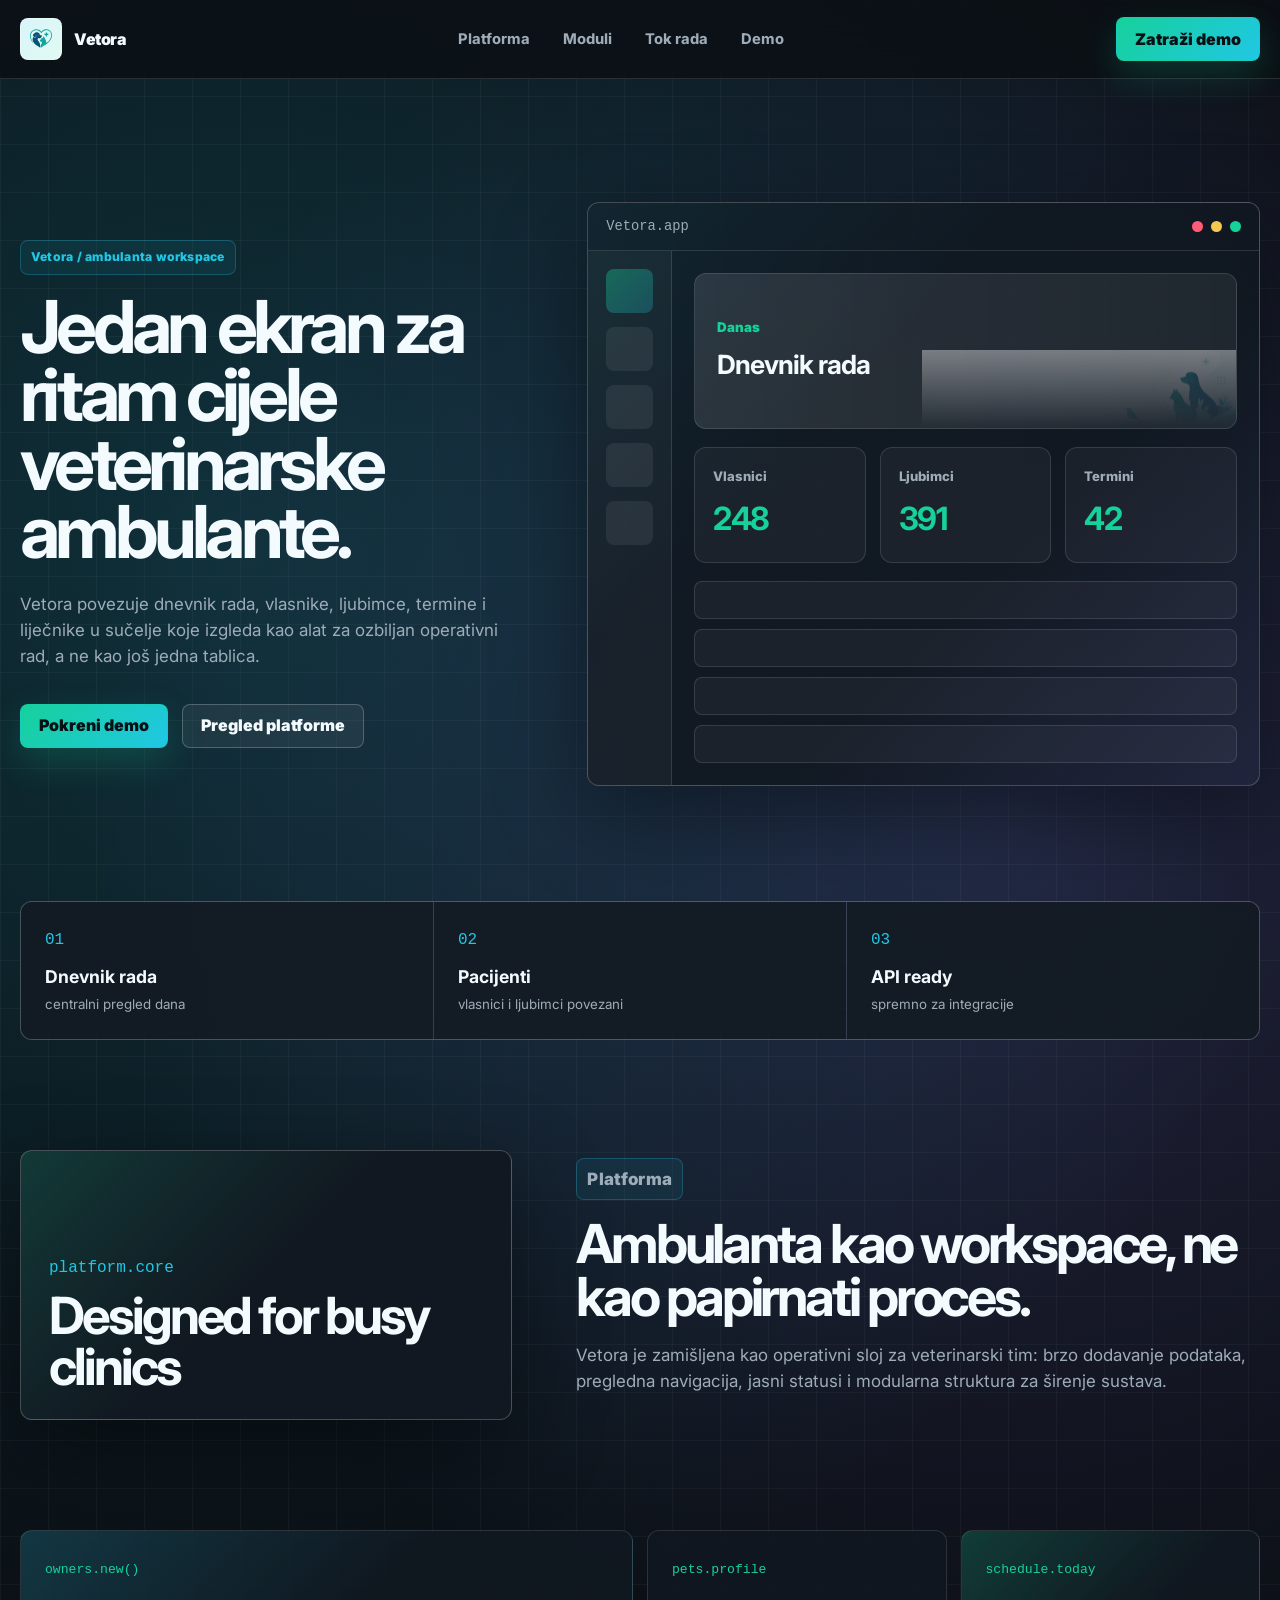
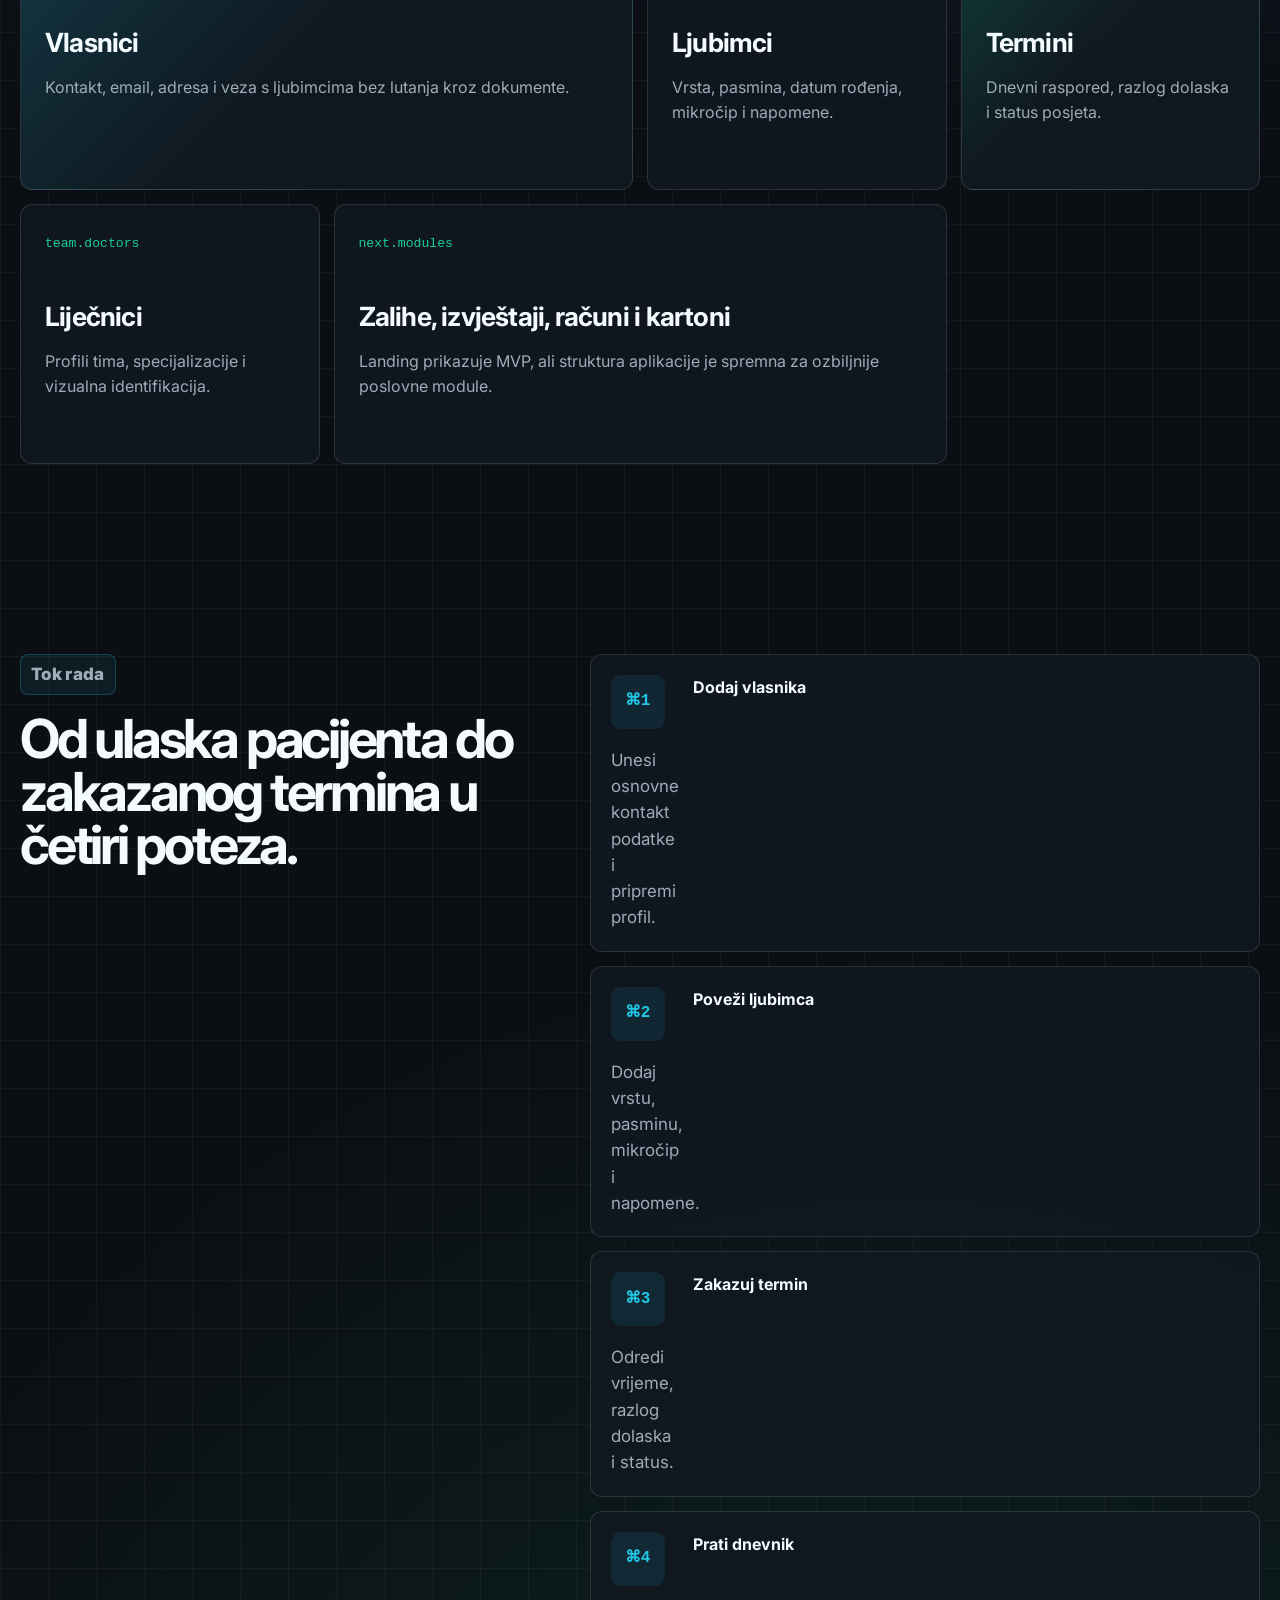
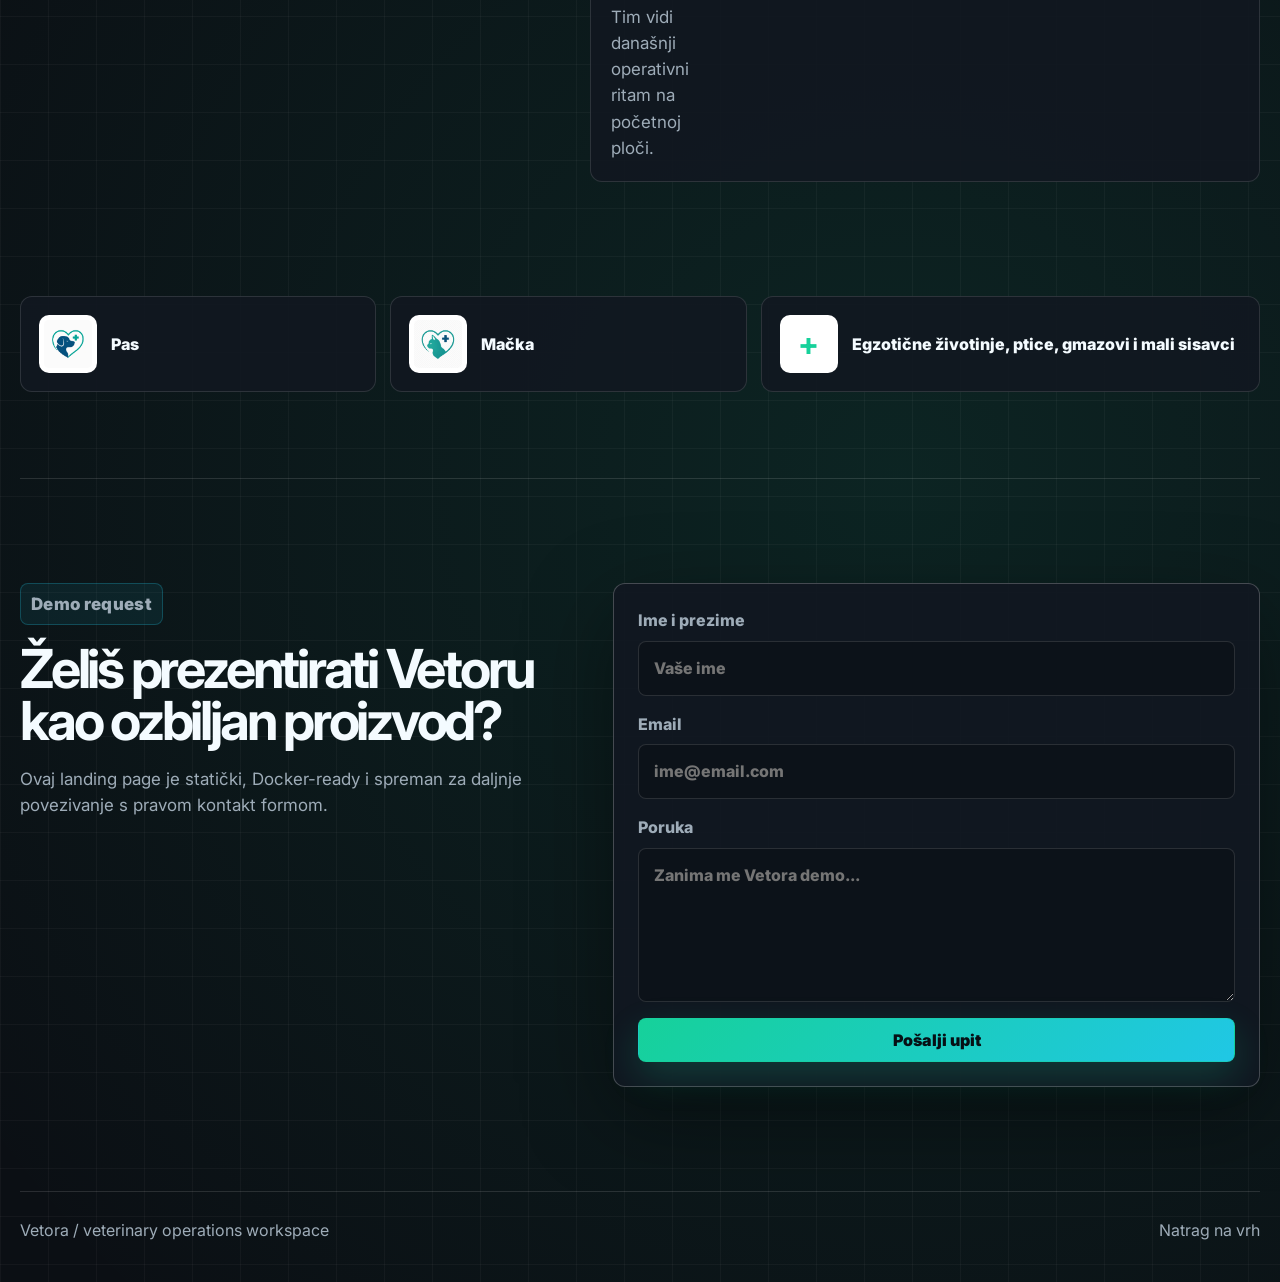
<file: landing page/site/index.html>
<!doctype html>
<html lang="hr">
<head>
  <meta charset="utf-8">
  <meta name="viewport" content="width=device-width, initial-scale=1">
  <title>Vetora | Operativni sustav za veterinarske ambulante</title>
  <meta name="description" content="Vetora je web aplikacija za organizaciju veterinarske ambulante: vlasnici, ljubimci, termini, liječnici, dnevnik rada i API.">
  <meta name="theme-color" content="#0b0f14">
  <link rel="icon" href="assets/favicon.ico" sizes="any">
  <link rel="preconnect" href="https://fonts.googleapis.com">
  <link rel="preconnect" href="https://fonts.gstatic.com" crossorigin>
  <link href="https://fonts.googleapis.com/css2?family=Inter:wght@400;500;600;700;800;900&display=swap" rel="stylesheet">
  <link rel="stylesheet" href="styles.css">
</head>
<body>
  <header class="site-header">
    <nav class="nav" aria-label="Glavna navigacija">
      <a class="brand" href="#home">
        <span class="brand-mark"><img src="assets/vetora-logo.svg" alt=""></span>
        <span>Vetora</span>
      </a>
      <div class="nav-links">
        <a href="#platforma">Platforma</a>
        <a href="#moduli">Moduli</a>
        <a href="#tok">Tok rada</a>
        <a href="#kontakt">Demo</a>
      </div>
      <a class="nav-action" href="#kontakt">Zatraži demo</a>
    </nav>
  </header>

  <main id="home">
    <section class="hero">
      <div class="hero-copy">
        <p class="eyebrow">Vetora / ambulanta workspace</p>
        <h1>Jedan ekran za ritam cijele veterinarske ambulante.</h1>
        <p>
          Vetora povezuje dnevnik rada, vlasnike, ljubimce, termine i liječnike u sučelje koje izgleda
          kao alat za ozbiljan operativni rad, a ne kao još jedna tablica.
        </p>
        <div class="hero-actions">
          <a class="button primary" href="#kontakt">Pokreni demo</a>
          <a class="button secondary" href="#platforma">Pregled platforme</a>
        </div>
      </div>

      <aside class="hero-console" aria-label="Vetora produkt prikaz">
        <div class="console-top">
          <span>Vetora.app</span>
          <div><i></i><i></i><i></i></div>
        </div>
        <div class="console-body">
          <nav class="console-sidebar">
            <span class="active"></span>
            <span></span>
            <span></span>
            <span></span>
            <span></span>
          </nav>
          <section class="console-main">
            <div class="console-hero">
              <div>
                <small>Danas</small>
                <strong>Dnevnik rada</strong>
              </div>
              <img src="assets/vetora-hero.png" alt="">
            </div>
            <div class="console-grid">
              <article><span>Vlasnici</span><strong>248</strong></article>
              <article><span>Ljubimci</span><strong>391</strong></article>
              <article><span>Termini</span><strong>42</strong></article>
            </div>
            <div class="console-table">
              <span></span>
              <span></span>
              <span></span>
              <span></span>
            </div>
          </section>
        </div>
      </aside>
    </section>

    <section class="signal-bar" aria-label="Ključne prednosti">
      <article><span>01</span><strong>Dnevnik rada</strong><small>centralni pregled dana</small></article>
      <article><span>02</span><strong>Pacijenti</strong><small>vlasnici i ljubimci povezani</small></article>
      <article><span>03</span><strong>API ready</strong><small>spremno za integracije</small></article>
    </section>

    <section class="section platform" id="platforma">
      <div class="section-code">
        <span>platform.core</span>
        <strong>Designed for busy clinics</strong>
      </div>
      <div>
        <p class="eyebrow">Platforma</p>
        <h2>Ambulanta kao workspace, ne kao papirnati proces.</h2>
        <p>
          Vetora je zamišljena kao operativni sloj za veterinarski tim: brzo dodavanje podataka,
          pregledna navigacija, jasni statusi i modularna struktura za širenje sustava.
        </p>
      </div>
    </section>

    <section class="module-board" id="moduli">
      <article class="module-card large">
        <span>owners.new()</span>
        <h3>Vlasnici</h3>
        <p>Kontakt, email, adresa i veza s ljubimcima bez lutanja kroz dokumente.</p>
      </article>
      <article class="module-card">
        <span>pets.profile</span>
        <h3>Ljubimci</h3>
        <p>Vrsta, pasmina, datum rođenja, mikročip i napomene.</p>
      </article>
      <article class="module-card accent">
        <span>schedule.today</span>
        <h3>Termini</h3>
        <p>Dnevni raspored, razlog dolaska i status posjeta.</p>
      </article>
      <article class="module-card">
        <span>team.doctors</span>
        <h3>Liječnici</h3>
        <p>Profili tima, specijalizacije i vizualna identifikacija.</p>
      </article>
      <article class="module-card wide">
        <span>next.modules</span>
        <h3>Zalihe, izvještaji, računi i kartoni</h3>
        <p>Landing prikazuje MVP, ali struktura aplikacije je spremna za ozbiljnije poslovne module.</p>
      </article>
    </section>

    <section class="workflow" id="tok">
      <div>
        <p class="eyebrow">Tok rada</p>
        <h2>Od ulaska pacijenta do zakazanog termina u četiri poteza.</h2>
      </div>
      <div class="steps">
        <article><span>⌘1</span><strong>Dodaj vlasnika</strong><p>Unesi osnovne kontakt podatke i pripremi profil.</p></article>
        <article><span>⌘2</span><strong>Poveži ljubimca</strong><p>Dodaj vrstu, pasminu, mikročip i napomene.</p></article>
        <article><span>⌘3</span><strong>Zakazuj termin</strong><p>Odredi vrijeme, razlog dolaska i status.</p></article>
        <article><span>⌘4</span><strong>Prati dnevnik</strong><p>Tim vidi današnji operativni ritam na početnoj ploči.</p></article>
      </div>
    </section>

    <section class="animal-strip">
      <div><img src="assets/pet-dog.png" alt=""><span>Pas</span></div>
      <div><img src="assets/pet-cat.png" alt=""><span>Mačka</span></div>
      <div><strong>+</strong><span>Egzotične životinje, ptice, gmazovi i mali sisavci</span></div>
    </section>

    <section class="contact" id="kontakt">
      <div class="contact-copy">
        <p class="eyebrow">Demo request</p>
        <h2>Želiš prezentirati Vetoru kao ozbiljan proizvod?</h2>
        <p>Ovaj landing page je statički, Docker-ready i spreman za daljnje povezivanje s pravom kontakt formom.</p>
      </div>
      <form class="contact-form">
        <label>Ime i prezime<input type="text" placeholder="Vaše ime"></label>
        <label>Email<input type="email" placeholder="ime@email.com"></label>
        <label>Poruka<textarea rows="5" placeholder="Zanima me Vetora demo..."></textarea></label>
        <button type="button">Pošalji upit</button>
      </form>
    </section>
  </main>

  <footer class="footer">
    <span>Vetora / veterinary operations workspace</span>
    <a href="#home">Natrag na vrh</a>
  </footer>
</body>
</html>
</file>
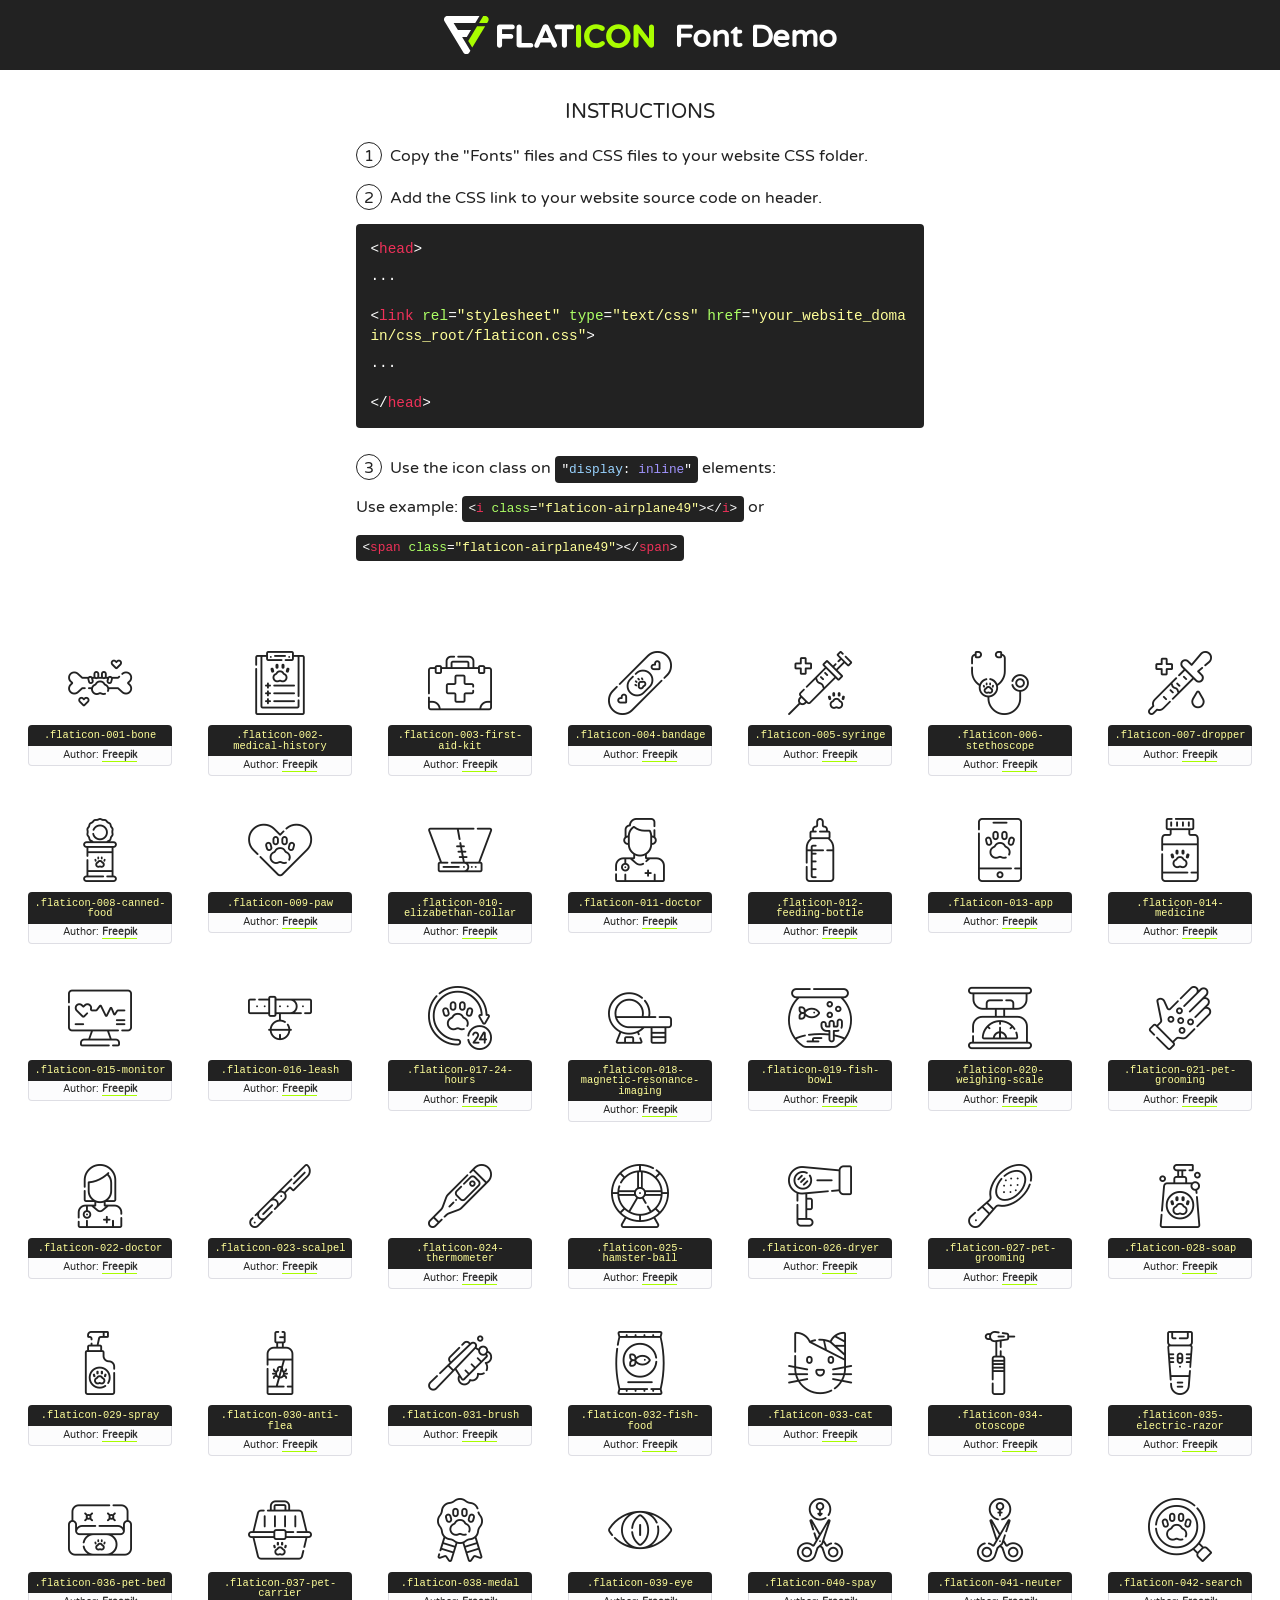
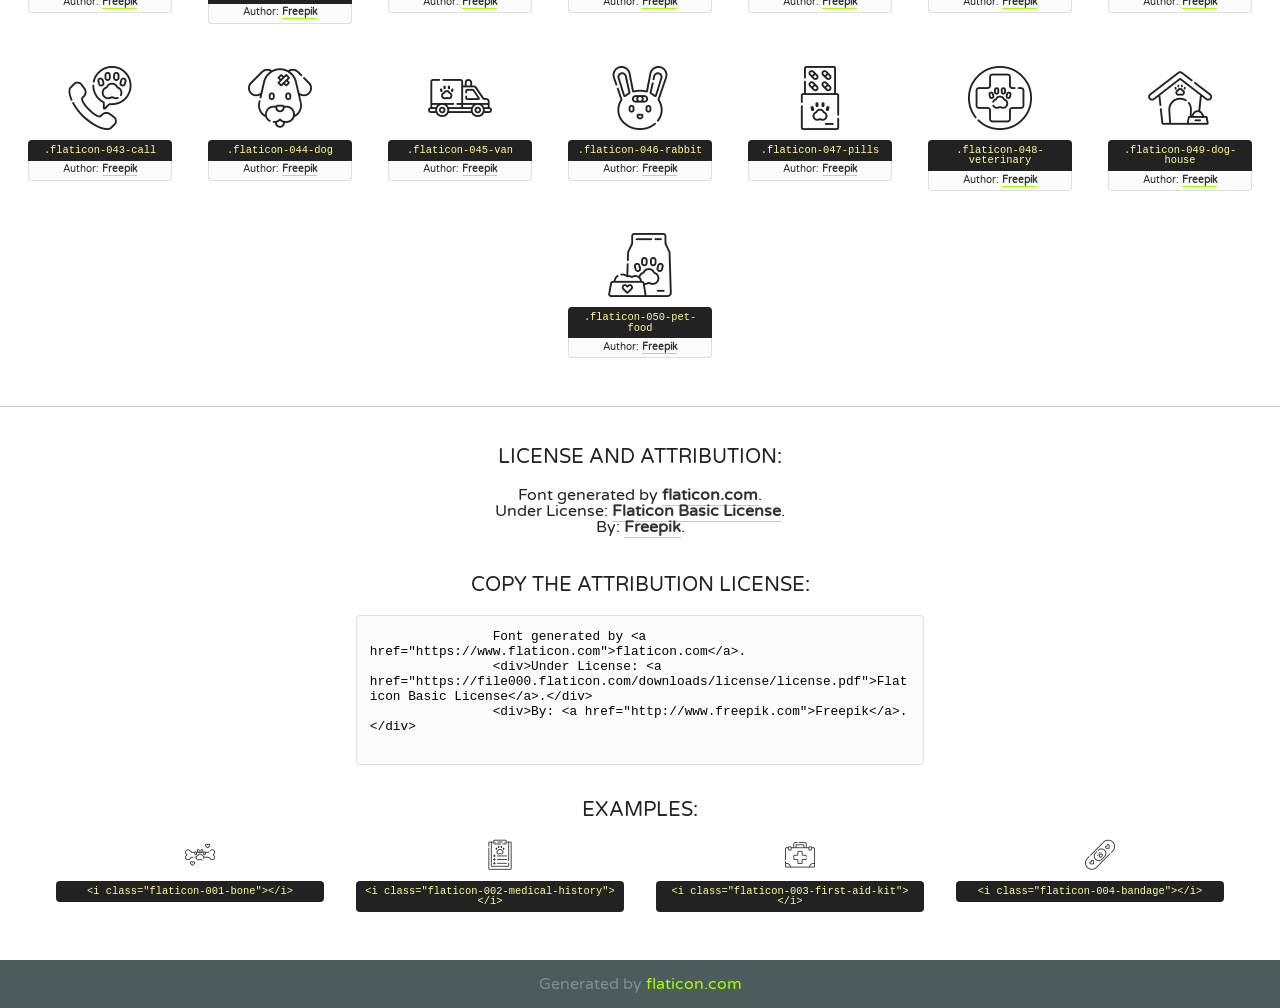
<file: APP/resources/3736676-veterinary/font/flaticon.html>
<!DOCTYPE html>
<!--
  Flaticon icon font: Flaticon
  Creation date: 10/11/2020 13:27
-->
<html>
    <!DOCTYPE html>

    <head>
        <title>Flaticon WebFont</title>
        <link href="http://fonts.googleapis.com/css?family=Varela+Round" rel="stylesheet" type="text/css" />
        <link rel="stylesheet" type="text/css" href="flaticon.css">
        <meta charset="UTF-8">
        <style>
            html, body, div, span, applet, object, iframe,
            h1, h2, h3, h4, h5, h6, p, blockquote, pre,
            a, abbr, acronym, address, big, cite, code,
            del, dfn, em, img, ins, kbd, q, s, samp,
            small, strike, strong, sub, sup, tt, var,
            b, u, i, center,
            dl, dt, dd, ol, ul, li,
            fieldset, form, label, legend,
            table, caption, tbody, tfoot, thead, tr, th, td,
            article, aside, canvas, details, embed,
            figure, figcaption, footer, header, hgroup,
            menu, nav, output, ruby, section, summary,
            time, mark, audio, video {
                margin: 0;
                padding: 0;
                border: 0;
                font-size: 100%;
                font: inherit;
                vertical-align: baseline;
            }
            /* HTML5 display-role reset for older browsers */
            article, aside, details, figcaption, figure,
            footer, header, hgroup, menu, nav, section {
                display: block;
            }
            body {
                line-height: 1;
            }
            ol, ul {
                list-style: none;
            }
            blockquote, q {
                quotes: none;
            }
            blockquote:before, blockquote:after,
            q:before, q:after {
                content: '';
                content: none;
            }
            table {
                border-collapse: collapse;
                border-spacing: 0;
            }
            body {
                font-family: 'Varela Round', Helvetica, Arial, sans-serif;
                font-size: 16px;
                color: #222;
            }
            a {
                color: #333;
                border-bottom: 1px solid #a9fd00;
                font-weight: bold;
                text-decoration: none;
            }
            * {
                -moz-box-sizing: border-box;
                -webkit-box-sizing: border-box;
                box-sizing: border-box;
                margin: 0;
                padding: 0;
            }
            [class^="flaticon-"]:before, [class*=" flaticon-"]:before, [class^="flaticon-"]:after, [class*=" flaticon-"]:after {
                font-family: Flaticon;
                font-size: 30px;
                font-style: normal;
                margin-left: 20px;
                color: #333;
            }
            .wrapper {
                max-width: 600px;
                margin: auto;
                padding: 0 1em;
            }
            .title {
                font-size: 1.25em;
                text-align: center;
                margin-bottom: 1em;
                text-transform: uppercase;
            }
            header {
                text-align: center;
                background-color: #222;
                color: #fff;
                padding: 1em;
            }
            header .logo {
                width: 210px;
                height: 38px;
                display: inline-block;
                vertical-align: middle;
                margin-right: 1em;
                border: none;
            }
            header strong {
                font-size: 1.95em;
                font-weight: bold;
                vertical-align: middle;
                margin-top: 5px;
                display: inline-block;
            }
            .demo {
                margin: 2em auto;
                line-height: 1.25em;
            }
            .demo ul li {
                margin-bottom: 1em;
            }
            .demo ul li .num {
                color: #222;
                border-radius: 20px;
                display: inline-block;
                width: 26px;
                padding: 3px;
                height: 26px;
                text-align: center;
                margin-right: 0.5em;
                border: 1px solid #222;
            }
            .demo ul li code {
                background-color: #222;
                border-radius: 4px;
                padding: 0.25em 0.5em;
                display: inline-block;
                color: #fff;
                font-family: Consolas,Monaco,Lucida Console,Liberation Mono,DejaVu Sans Mono,Bitstream Vera Sans Mono,Courier New, monospace;
                font-weight: lighter;
                margin-top: 1em;
                font-size: 0.8em;
                word-break: break-all;
            }
            .demo ul li code.big {
                padding: 1em;
                font-size: 0.9em;
            }
            .demo ul li code .red {
                color: #EF3159;
            }
            .demo ul li code .green {
                color: #ACFF65;
            }
            .demo ul li code .yellow {
                color: #FFFF99;
            }
            .demo ul li code .blue {
                color: #99D3FF;
            }
            .demo ul li code .purple {
                color: #A295FF;
            }
            .demo ul li code .dots {
                margin-top: 0.5em;
                display: block;
            }
            #glyphs {
                border-bottom: 1px solid #ccc;
                padding: 2em 0;
                text-align: center;
            }
            .glyph {
                display: inline-block;
                width: 9em;
                margin: 1em;
                text-align: center;
                vertical-align: top;
                background: #FFF;
            }
            .glyph .glyph-icon {
                padding: 10px;
                display: block;
                font-family:"Flaticon";
                font-size: 64px;
                line-height: 1;
            }
            .glyph .glyph-icon:before {
                font-size: 64px;
                color: #222;
                margin-left: 0;
            }
            .class-name {
                font-size: 0.65em;
                background-color: #222;
                color: #fff;
                border-radius: 4px 4px 0 0;
                padding: 0.5em;
                color: #FFFF99;
                font-family: Consolas,Monaco,Lucida Console,Liberation Mono,DejaVu Sans Mono,Bitstream Vera Sans Mono,Courier New, monospace;
            }
            .author-name {
                font-size: 0.6em;
                background-color: #fcfcfd;
                border: 1px solid #DEDEE4;
                border-top: 0;
                border-radius: 0 0 4px 4px;
                padding: 0.5em;
            }
            .class-name:last-child {
                font-size: 10px;
                color:#888;
            }
            .class-name:last-child a {
                font-size: 10px;
                color:#555;
            }
            .class-name:last-child a:hover {
                color:#a9fd00;
            }
            .glyph > input {
                display: block;
                width: 100px;
                margin: 5px auto;
                text-align: center;
                font-size: 12px;
                cursor: text;
            }
            .glyph > input.icon-input {
                font-family:"Flaticon";
                font-size: 16px;
                margin-bottom: 10px;
            }
            .attribution .title {
                margin-top: 2em;
            }
            .attribution textarea {
                background-color: #fcfcfd;
                padding: 1em;
                border: none;
                box-shadow: none;
                border: 1px solid #DEDEE4;
                border-radius: 4px;
                resize: none;
                width: 100%;
                height: 150px;
                font-size: 0.8em;
                font-family: Consolas,Monaco,Lucida Console,Liberation Mono,DejaVu Sans Mono,Bitstream Vera Sans Mono,Courier New, monospace;
                -webkit-appearance: none;
            }
            .iconsuse {
                margin: 2em auto;
                text-align: center;
                max-width: 1200px;
            }
            .iconsuse:after {
                content: '';
                display: table;
                clear: both;
            }
            .iconsuse .image {
                float: left;
                width: 25%;
                padding: 0 1em;
            }
            .iconsuse .image p {
                margin-bottom: 1em;
            }
            .iconsuse .image span {
                display: block;
                font-size: 0.65em;
                background-color: #222;
                color: #fff;
                border-radius: 4px;
                padding: 0.5em;
                color: #FFFF99;
                margin-top: 1em;
                font-family: Consolas,Monaco,Lucida Console,Liberation Mono,DejaVu Sans Mono,Bitstream Vera Sans Mono,Courier New, monospace;
            }
            #footer {
                text-align: center;
                background-color: #4C5B5C;
                color: #7c9192;
                padding: 1em;
            }
            #footer a {
                border: none;
                color: #a9fd00;
                font-weight: normal;
            }
            @media (max-width: 960px) {
                .iconsuse .image {
                    width: 50%;
                }
            }
            @media (max-width: 560px) {
                .iconsuse .image {
                    width: 100%;
                }
            }
            .attrDiv {

            }
        </style>
        <link rel="stylesheet" href="flaticon.css">
    </head>

    <body class="characters-off">
        <header>
            <a href="https://www.flaticon.com" target="_blank" class="logo">
                <svg version="1.1" xmlns="http://www.w3.org/2000/svg" xmlns:xlink="http://www.w3.org/1999/xlink" xmlns:a="http://ns.adobe.com/AdobeSVGViewerExtensions/3.0/" viewBox="0 0 560.875 102.036" enable-background="new 0 0 560.875 102.036" xml:space="preserve">
                        <defs>
                        </defs>
                        <g>
                            <g class="letters">
                                <path fill="#ffffff" d="M141.596,29.675c0-3.777,2.985-6.767,6.764-6.767h34.438c3.426,0,6.15,2.728,6.15,6.15
                                c0,3.43-2.724,6.149-6.15,6.149h-27.674v13.091h23.719c3.429,0,6.151,2.724,6.151,6.15c0,3.43-2.723,6.149-6.151,6.149h-23.719
                                v17.574c0,3.773-2.986,6.761-6.764,6.761c-3.779,0-6.764-2.989-6.764-6.761V29.675z"></path>
                                <path fill="#ffffff" d="M193.844,29.149c0-3.781,2.985-6.767,6.764-6.767c3.776,0,6.763,2.985,6.763,6.767v42.957h25.039
                                c3.426,0,6.149,2.726,6.149,6.153c0,3.425-2.723,6.15-6.149,6.15h-31.802c-3.779,0-6.764-2.986-6.764-6.768V29.149z"></path>
                                <path fill="#ffffff" d="M241.891,75.71l21.438-48.407c1.492-3.341,4.215-5.357,7.906-5.357h0.792
                                c3.686,0,6.323,2.017,7.815,5.357l21.439,48.407c0.436,0.967,0.701,1.845,0.701,2.723c0,3.602-2.809,6.501-6.414,6.501
                                c-3.161,0-5.269-1.845-6.499-4.655l-4.132-9.661h-27.059l-4.301,10.102c-1.144,2.631-3.426,4.214-6.237,4.214
                                c-3.517,0-6.24-2.81-6.24-6.325C241.1,77.64,241.451,76.677,241.891,75.71z M279.932,58.666l-8.521-20.297l-8.526,20.297H279.932
                                z"></path>
                                <path fill="#ffffff" d="M314.864,35.387H301.86c-3.429,0-6.239-2.813-6.239-6.238c0-3.429,2.811-6.24,6.239-6.24h39.533
                                c3.426,0,6.237,2.811,6.237,6.24c0,3.425-2.811,6.238-6.237,6.238h-13.001v42.785c0,3.773-2.99,6.761-6.764,6.761
                                c-3.779,0-6.764-2.989-6.764-6.761V35.387z"></path>
                                <path fill="#A9FD00" d="M352.615,29.149c0-3.781,2.985-6.767,6.767-6.767c3.774,0,6.761,2.985,6.761,6.767v49.024
                                c0,3.773-2.987,6.761-6.761,6.761c-3.781,0-6.767-2.989-6.767-6.761V29.149z"></path>
                                <path fill="#A9FD00" d="M374.132,53.836v-0.179c0-17.481,13.178-31.801,32.065-31.801c9.22,0,15.459,2.458,20.557,6.238
                                c1.402,1.054,2.637,2.985,2.637,5.357c0,3.692-2.985,6.59-6.681,6.59c-1.845,0-3.071-0.702-4.044-1.319
                                c-3.776-2.813-7.729-4.393-12.562-4.393c-10.364,0-17.831,8.611-17.831,19.154v0.173c0,10.542,7.291,19.329,17.831,19.329
                                c5.715,0,9.492-1.756,13.359-4.834c1.049-0.874,2.458-1.491,4.039-1.491c3.429,0,6.325,2.813,6.325,6.236
                                c0,2.106-1.056,3.78-2.282,4.834c-5.539,4.834-12.036,7.733-21.878,7.733C387.572,85.464,374.132,71.493,374.132,53.836z"></path>
                                <path fill="#A9FD00" d="M433.009,53.836v-0.179c0-17.481,13.79-31.801,32.766-31.801c18.981,0,32.592,14.143,32.592,31.628v0.173
                                c0,17.483-13.785,31.807-32.769,31.807C446.625,85.464,433.009,71.32,433.009,53.836z M484.224,53.836v-0.179
                                c0-10.539-7.725-19.326-18.626-19.326c-10.893,0-18.449,8.611-18.449,19.154v0.173c0,10.542,7.73,19.329,18.626,19.329
                                C476.676,72.986,484.224,64.378,484.224,53.836z"></path>
                                <path fill="#A9FD00" d="M506.233,29.321c0-3.774,2.99-6.763,6.767-6.763h1.401c3.252,0,5.183,1.583,7.029,3.953l26.093,34.265
                                V29.059c0-3.692,2.99-6.677,6.681-6.677c3.683,0,6.671,2.985,6.671,6.677v48.934c0,3.78-2.987,6.765-6.764,6.765h-0.436
                                c-3.257,0-5.188-1.581-7.034-3.953l-27.056-35.492v32.944c0,3.687-2.985,6.676-6.678,6.676c-3.683,0-6.673-2.989-6.673-6.676
                                V29.321z"></path>
                            </g>
                            <g class="insignia">
                                <path fill="#ffffff" d="M48.372,56.137h12.517l11.156-18.537H37.186L25.688,18.539h57.825L94.668,0H9.271
                                C5.925,0,2.842,1.801,1.198,4.716c-1.644,2.907-1.593,6.482,0.134,9.343l50.38,83.501c1.678,2.781,4.689,4.476,7.938,4.476
                                c3.246,0,6.257-1.695,7.935-4.476l2.898-4.804L48.372,56.137z"></path>
                                <g class="i">
                                    <path fill="#A9FD00" d="M93.575,18.539h0.031v0.004l21.652,0.004l2.705-4.488c1.727-2.861,1.778-6.436,0.133-9.343
                                    C116.454,1.801,113.371,0,110.026,0h-5.294L93.575,18.539z"></path>
                                    <polygon fill="#A9FD00" points="88.291,27.356 64.725,66.486 75.519,84.404 109.942,27.356"></polygon>
                                </g>
                            </g>
                        </g>
                    </svg>
            </a>
            <strong>Font Demo</strong>
        </header>

        <section class="demo wrapper">
            <p class="title">Instructions</p>
            <ul>
                <li>
                    <span class="num">1</span>Copy the "Fonts" files and CSS files to your website CSS folder.
                </li>
                <li>
                    <span class="num">2</span>Add the CSS link to your website source code on header.
                    <code class="big">
                        &lt;<span class="red">head</span>&gt;
                        <br/><span class="dots">...</span>
                        <br/>&lt;<span class="red">link</span> <span class="green">rel</span>=<span class="yellow">"stylesheet"</span> <span class="green">type</span>=<span class="yellow">"text/css"</span> <span class="green">href</span>=<span class="yellow">"your_website_domain/css_root/flaticon.css"</span>&gt;
                        <br/><span class="dots">...</span>
                        <br/>&lt;/<span class="red">head</span>&gt;
                    </code>
                </li>

                <li>
                    <p>
                        <span class="num">3</span>Use the icon class on <code>"<span class="blue">display</span>:<span class="purple"> inline</span>"</code> elements:
                        <br />
                        Use example:
                        <code>
                            &lt;<span class="red">i</span> <span class="green">class</span>=<span class="yellow">&quot;flaticon-airplane49&quot;</span>&gt;&lt;/<span class="red">i</span>&gt;
                        </code> or
                        <code>&lt;<span class="red">span</span> <span class="green">class</span>=<span class="yellow">&quot;flaticon-airplane49&quot;</span>&gt;&lt;/<span class="red">span</span>&gt;</code>
                    </p>
                </li>
            </ul>
        </section>

        <section id="glyphs">
            
            <div class="glyph"><div class="glyph-icon flaticon-001-bone"></div>
                <div class="class-name">.flaticon-001-bone</div>
                <div class="author-name">Author: <a href="http://www.freepik.com" title="Freepik">Freepik</a> </div>
            </div>
            
            <div class="glyph"><div class="glyph-icon flaticon-002-medical-history"></div>
                <div class="class-name">.flaticon-002-medical-history</div>
                <div class="author-name">Author: <a href="http://www.freepik.com" title="Freepik">Freepik</a> </div>
            </div>
            
            <div class="glyph"><div class="glyph-icon flaticon-003-first-aid-kit"></div>
                <div class="class-name">.flaticon-003-first-aid-kit</div>
                <div class="author-name">Author: <a href="http://www.freepik.com" title="Freepik">Freepik</a> </div>
            </div>
            
            <div class="glyph"><div class="glyph-icon flaticon-004-bandage"></div>
                <div class="class-name">.flaticon-004-bandage</div>
                <div class="author-name">Author: <a href="http://www.freepik.com" title="Freepik">Freepik</a> </div>
            </div>
            
            <div class="glyph"><div class="glyph-icon flaticon-005-syringe"></div>
                <div class="class-name">.flaticon-005-syringe</div>
                <div class="author-name">Author: <a href="http://www.freepik.com" title="Freepik">Freepik</a> </div>
            </div>
            
            <div class="glyph"><div class="glyph-icon flaticon-006-stethoscope"></div>
                <div class="class-name">.flaticon-006-stethoscope</div>
                <div class="author-name">Author: <a href="http://www.freepik.com" title="Freepik">Freepik</a> </div>
            </div>
            
            <div class="glyph"><div class="glyph-icon flaticon-007-dropper"></div>
                <div class="class-name">.flaticon-007-dropper</div>
                <div class="author-name">Author: <a href="http://www.freepik.com" title="Freepik">Freepik</a> </div>
            </div>
            
            <div class="glyph"><div class="glyph-icon flaticon-008-canned-food"></div>
                <div class="class-name">.flaticon-008-canned-food</div>
                <div class="author-name">Author: <a href="http://www.freepik.com" title="Freepik">Freepik</a> </div>
            </div>
            
            <div class="glyph"><div class="glyph-icon flaticon-009-paw"></div>
                <div class="class-name">.flaticon-009-paw</div>
                <div class="author-name">Author: <a href="http://www.freepik.com" title="Freepik">Freepik</a> </div>
            </div>
            
            <div class="glyph"><div class="glyph-icon flaticon-010-elizabethan-collar"></div>
                <div class="class-name">.flaticon-010-elizabethan-collar</div>
                <div class="author-name">Author: <a href="http://www.freepik.com" title="Freepik">Freepik</a> </div>
            </div>
            
            <div class="glyph"><div class="glyph-icon flaticon-011-doctor"></div>
                <div class="class-name">.flaticon-011-doctor</div>
                <div class="author-name">Author: <a href="http://www.freepik.com" title="Freepik">Freepik</a> </div>
            </div>
            
            <div class="glyph"><div class="glyph-icon flaticon-012-feeding-bottle"></div>
                <div class="class-name">.flaticon-012-feeding-bottle</div>
                <div class="author-name">Author: <a href="http://www.freepik.com" title="Freepik">Freepik</a> </div>
            </div>
            
            <div class="glyph"><div class="glyph-icon flaticon-013-app"></div>
                <div class="class-name">.flaticon-013-app</div>
                <div class="author-name">Author: <a href="http://www.freepik.com" title="Freepik">Freepik</a> </div>
            </div>
            
            <div class="glyph"><div class="glyph-icon flaticon-014-medicine"></div>
                <div class="class-name">.flaticon-014-medicine</div>
                <div class="author-name">Author: <a href="http://www.freepik.com" title="Freepik">Freepik</a> </div>
            </div>
            
            <div class="glyph"><div class="glyph-icon flaticon-015-monitor"></div>
                <div class="class-name">.flaticon-015-monitor</div>
                <div class="author-name">Author: <a href="http://www.freepik.com" title="Freepik">Freepik</a> </div>
            </div>
            
            <div class="glyph"><div class="glyph-icon flaticon-016-leash"></div>
                <div class="class-name">.flaticon-016-leash</div>
                <div class="author-name">Author: <a href="http://www.freepik.com" title="Freepik">Freepik</a> </div>
            </div>
            
            <div class="glyph"><div class="glyph-icon flaticon-017-24-hours"></div>
                <div class="class-name">.flaticon-017-24-hours</div>
                <div class="author-name">Author: <a href="http://www.freepik.com" title="Freepik">Freepik</a> </div>
            </div>
            
            <div class="glyph"><div class="glyph-icon flaticon-018-magnetic-resonance-imaging"></div>
                <div class="class-name">.flaticon-018-magnetic-resonance-imaging</div>
                <div class="author-name">Author: <a href="http://www.freepik.com" title="Freepik">Freepik</a> </div>
            </div>
            
            <div class="glyph"><div class="glyph-icon flaticon-019-fish-bowl"></div>
                <div class="class-name">.flaticon-019-fish-bowl</div>
                <div class="author-name">Author: <a href="http://www.freepik.com" title="Freepik">Freepik</a> </div>
            </div>
            
            <div class="glyph"><div class="glyph-icon flaticon-020-weighing-scale"></div>
                <div class="class-name">.flaticon-020-weighing-scale</div>
                <div class="author-name">Author: <a href="http://www.freepik.com" title="Freepik">Freepik</a> </div>
            </div>
            
            <div class="glyph"><div class="glyph-icon flaticon-021-pet-grooming"></div>
                <div class="class-name">.flaticon-021-pet-grooming</div>
                <div class="author-name">Author: <a href="http://www.freepik.com" title="Freepik">Freepik</a> </div>
            </div>
            
            <div class="glyph"><div class="glyph-icon flaticon-022-doctor"></div>
                <div class="class-name">.flaticon-022-doctor</div>
                <div class="author-name">Author: <a href="http://www.freepik.com" title="Freepik">Freepik</a> </div>
            </div>
            
            <div class="glyph"><div class="glyph-icon flaticon-023-scalpel"></div>
                <div class="class-name">.flaticon-023-scalpel</div>
                <div class="author-name">Author: <a href="http://www.freepik.com" title="Freepik">Freepik</a> </div>
            </div>
            
            <div class="glyph"><div class="glyph-icon flaticon-024-thermometer"></div>
                <div class="class-name">.flaticon-024-thermometer</div>
                <div class="author-name">Author: <a href="http://www.freepik.com" title="Freepik">Freepik</a> </div>
            </div>
            
            <div class="glyph"><div class="glyph-icon flaticon-025-hamster-ball"></div>
                <div class="class-name">.flaticon-025-hamster-ball</div>
                <div class="author-name">Author: <a href="http://www.freepik.com" title="Freepik">Freepik</a> </div>
            </div>
            
            <div class="glyph"><div class="glyph-icon flaticon-026-dryer"></div>
                <div class="class-name">.flaticon-026-dryer</div>
                <div class="author-name">Author: <a href="http://www.freepik.com" title="Freepik">Freepik</a> </div>
            </div>
            
            <div class="glyph"><div class="glyph-icon flaticon-027-pet-grooming"></div>
                <div class="class-name">.flaticon-027-pet-grooming</div>
                <div class="author-name">Author: <a href="http://www.freepik.com" title="Freepik">Freepik</a> </div>
            </div>
            
            <div class="glyph"><div class="glyph-icon flaticon-028-soap"></div>
                <div class="class-name">.flaticon-028-soap</div>
                <div class="author-name">Author: <a href="http://www.freepik.com" title="Freepik">Freepik</a> </div>
            </div>
            
            <div class="glyph"><div class="glyph-icon flaticon-029-spray"></div>
                <div class="class-name">.flaticon-029-spray</div>
                <div class="author-name">Author: <a href="http://www.freepik.com" title="Freepik">Freepik</a> </div>
            </div>
            
            <div class="glyph"><div class="glyph-icon flaticon-030-anti-flea"></div>
                <div class="class-name">.flaticon-030-anti-flea</div>
                <div class="author-name">Author: <a href="http://www.freepik.com" title="Freepik">Freepik</a> </div>
            </div>
            
            <div class="glyph"><div class="glyph-icon flaticon-031-brush"></div>
                <div class="class-name">.flaticon-031-brush</div>
                <div class="author-name">Author: <a href="http://www.freepik.com" title="Freepik">Freepik</a> </div>
            </div>
            
            <div class="glyph"><div class="glyph-icon flaticon-032-fish-food"></div>
                <div class="class-name">.flaticon-032-fish-food</div>
                <div class="author-name">Author: <a href="http://www.freepik.com" title="Freepik">Freepik</a> </div>
            </div>
            
            <div class="glyph"><div class="glyph-icon flaticon-033-cat"></div>
                <div class="class-name">.flaticon-033-cat</div>
                <div class="author-name">Author: <a href="http://www.freepik.com" title="Freepik">Freepik</a> </div>
            </div>
            
            <div class="glyph"><div class="glyph-icon flaticon-034-otoscope"></div>
                <div class="class-name">.flaticon-034-otoscope</div>
                <div class="author-name">Author: <a href="http://www.freepik.com" title="Freepik">Freepik</a> </div>
            </div>
            
            <div class="glyph"><div class="glyph-icon flaticon-035-electric-razor"></div>
                <div class="class-name">.flaticon-035-electric-razor</div>
                <div class="author-name">Author: <a href="http://www.freepik.com" title="Freepik">Freepik</a> </div>
            </div>
            
            <div class="glyph"><div class="glyph-icon flaticon-036-pet-bed"></div>
                <div class="class-name">.flaticon-036-pet-bed</div>
                <div class="author-name">Author: <a href="http://www.freepik.com" title="Freepik">Freepik</a> </div>
            </div>
            
            <div class="glyph"><div class="glyph-icon flaticon-037-pet-carrier"></div>
                <div class="class-name">.flaticon-037-pet-carrier</div>
                <div class="author-name">Author: <a href="http://www.freepik.com" title="Freepik">Freepik</a> </div>
            </div>
            
            <div class="glyph"><div class="glyph-icon flaticon-038-medal"></div>
                <div class="class-name">.flaticon-038-medal</div>
                <div class="author-name">Author: <a href="http://www.freepik.com" title="Freepik">Freepik</a> </div>
            </div>
            
            <div class="glyph"><div class="glyph-icon flaticon-039-eye"></div>
                <div class="class-name">.flaticon-039-eye</div>
                <div class="author-name">Author: <a href="http://www.freepik.com" title="Freepik">Freepik</a> </div>
            </div>
            
            <div class="glyph"><div class="glyph-icon flaticon-040-spay"></div>
                <div class="class-name">.flaticon-040-spay</div>
                <div class="author-name">Author: <a href="http://www.freepik.com" title="Freepik">Freepik</a> </div>
            </div>
            
            <div class="glyph"><div class="glyph-icon flaticon-041-neuter"></div>
                <div class="class-name">.flaticon-041-neuter</div>
                <div class="author-name">Author: <a href="http://www.freepik.com" title="Freepik">Freepik</a> </div>
            </div>
            
            <div class="glyph"><div class="glyph-icon flaticon-042-search"></div>
                <div class="class-name">.flaticon-042-search</div>
                <div class="author-name">Author: <a href="http://www.freepik.com" title="Freepik">Freepik</a> </div>
            </div>
            
            <div class="glyph"><div class="glyph-icon flaticon-043-call"></div>
                <div class="class-name">.flaticon-043-call</div>
                <div class="author-name">Author: <a href="http://www.freepik.com" title="Freepik">Freepik</a> </div>
            </div>
            
            <div class="glyph"><div class="glyph-icon flaticon-044-dog"></div>
                <div class="class-name">.flaticon-044-dog</div>
                <div class="author-name">Author: <a href="http://www.freepik.com" title="Freepik">Freepik</a> </div>
            </div>
            
            <div class="glyph"><div class="glyph-icon flaticon-045-van"></div>
                <div class="class-name">.flaticon-045-van</div>
                <div class="author-name">Author: <a href="http://www.freepik.com" title="Freepik">Freepik</a> </div>
            </div>
            
            <div class="glyph"><div class="glyph-icon flaticon-046-rabbit"></div>
                <div class="class-name">.flaticon-046-rabbit</div>
                <div class="author-name">Author: <a href="http://www.freepik.com" title="Freepik">Freepik</a> </div>
            </div>
            
            <div class="glyph"><div class="glyph-icon flaticon-047-pills"></div>
                <div class="class-name">.flaticon-047-pills</div>
                <div class="author-name">Author: <a href="http://www.freepik.com" title="Freepik">Freepik</a> </div>
            </div>
            
            <div class="glyph"><div class="glyph-icon flaticon-048-veterinary"></div>
                <div class="class-name">.flaticon-048-veterinary</div>
                <div class="author-name">Author: <a href="http://www.freepik.com" title="Freepik">Freepik</a> </div>
            </div>
            
            <div class="glyph"><div class="glyph-icon flaticon-049-dog-house"></div>
                <div class="class-name">.flaticon-049-dog-house</div>
                <div class="author-name">Author: <a href="http://www.freepik.com" title="Freepik">Freepik</a> </div>
            </div>
            
            <div class="glyph"><div class="glyph-icon flaticon-050-pet-food"></div>
                <div class="class-name">.flaticon-050-pet-food</div>
                <div class="author-name">Author: <a href="http://www.freepik.com" title="Freepik">Freepik</a> </div>
            </div>
            
        </section>

        <section class="attribution wrapper"   style="text-align:center;">
            <div class="title">License and attribution:</div>
            <div class="attrDiv">Font generated by <a href="https://www.flaticon.com">flaticon.com</a>.</div>
            <div class="attrDiv">Under License: <a href="https://file000.flaticon.com/downloads/license/license.pdf">Flaticon Basic License</a>.</div>
            <div class="attrDiv">By: <a href="http://www.freepik.com">Freepik</a>.</div>

            <div class="title">Copy the Attribution License:</div>
            <textarea onclick="this.focus();this.select();">
                Font generated by &lt;a href=&quot;https://www.flaticon.com&quot;&gt;flaticon.com&lt;/a&gt;.
                <div>Under License: <a href="https://file000.flaticon.com/downloads/license/license.pdf">Flaticon Basic License</a>.</div>
                <div>By: <a href="http://www.freepik.com">Freepik</a>.</div>
            </textarea>
        </section>

        <section class="iconsuse">
            <div class="title">Examples:</div>
            
            <div class="image">
                <p>
                    <i class="glyph-icon flaticon-001-bone"></i>
                    <span>&lt;i class=&quot;flaticon-001-bone&quot;&gt;&lt;/i&gt;</span>
                </p>
            </div>
            
            <div class="image">
                <p>
                    <i class="glyph-icon flaticon-002-medical-history"></i>
                    <span>&lt;i class=&quot;flaticon-002-medical-history&quot;&gt;&lt;/i&gt;</span>
                </p>
            </div>
            
            <div class="image">
                <p>
                    <i class="glyph-icon flaticon-003-first-aid-kit"></i>
                    <span>&lt;i class=&quot;flaticon-003-first-aid-kit&quot;&gt;&lt;/i&gt;</span>
                </p>
            </div>
            
            <div class="image">
                <p>
                    <i class="glyph-icon flaticon-004-bandage"></i>
                    <span>&lt;i class=&quot;flaticon-004-bandage&quot;&gt;&lt;/i&gt;</span>
                </p>
            </div>
            
        </section>

        <div id="footer">
            <div>Generated by <a href="https://www.flaticon.com">flaticon.com</a></div>
        </div>
    </body>
</html>
</file>
<file: landing page/site/styles.css>
:root {
  --bg: #0b0f14;
  --panel: #111821;
  --panel-2: #151f2b;
  --ink: #f4fbff;
  --muted: #9eacb8;
  --line: rgba(255, 255, 255, 0.12);
  --line-strong: rgba(255, 255, 255, 0.22);
  --green: #16d19a;
  --cyan: #20c7e5;
  --purple: #8f7dff;
  --yellow: #f2c94c;
  --red: #ff5c7a;
  --shadow: 0 28px 90px rgba(0, 0, 0, 0.42);
}

* {
  box-sizing: border-box;
}

html {
  scroll-behavior: smooth;
}

body {
  margin: 0;
  color: var(--ink);
  background:
    linear-gradient(90deg, rgba(255,255,255,.035) 1px, transparent 1px),
    linear-gradient(180deg, rgba(255,255,255,.035) 1px, transparent 1px),
    radial-gradient(circle at 18% 12%, rgba(32,199,229,.18), transparent 28%),
    radial-gradient(circle at 78% 18%, rgba(143,125,255,.18), transparent 24%),
    radial-gradient(circle at 70% 82%, rgba(22,209,154,.11), transparent 30%),
    var(--bg);
  background-size: 48px 48px, 48px 48px, auto, auto, auto, auto;
  font-family: Inter, ui-sans-serif, system-ui, -apple-system, BlinkMacSystemFont, "Segoe UI", sans-serif;
  line-height: 1.55;
}

a {
  color: inherit;
  text-decoration: none;
}

.site-header {
  position: sticky;
  top: 0;
  z-index: 20;
  background: rgba(11, 15, 20, 0.82);
  border-bottom: 1px solid var(--line);
  backdrop-filter: blur(18px);
}

.nav {
  width: min(1240px, calc(100% - 40px));
  min-height: 78px;
  margin: 0 auto;
  display: flex;
  align-items: center;
  justify-content: space-between;
  gap: 28px;
}

.brand {
  display: inline-flex;
  align-items: center;
  gap: 12px;
  font-weight: 900;
  letter-spacing: -0.03em;
}

.brand-mark {
  width: 42px;
  height: 42px;
  display: grid;
  place-items: center;
  border: 1px solid var(--line-strong);
  border-radius: 8px;
  background:
    linear-gradient(135deg, rgba(32,199,229,.18), rgba(22,209,154,.12)),
    #fff;
  overflow: hidden;
}

.brand-mark img {
  width: 34px;
  height: 34px;
  object-fit: contain;
}

.nav-links {
  display: flex;
  align-items: center;
  gap: 8px;
  color: var(--muted);
  font-size: 0.92rem;
  font-weight: 750;
}

.nav-links a {
  padding: 0.55rem 0.78rem;
  border-radius: 8px;
  transition: background 160ms ease, color 160ms ease;
}

.nav-links a:hover {
  background: rgba(255,255,255,.07);
  color: var(--ink);
}

.nav-action,
.button,
.contact-form button {
  min-height: 44px;
  display: inline-flex;
  align-items: center;
  justify-content: center;
  padding: 0 18px;
  border: 1px solid rgba(22,209,154,.45);
  border-radius: 8px;
  background: linear-gradient(135deg, var(--green), var(--cyan));
  color: #061015;
  font: inherit;
  font-weight: 900;
  cursor: pointer;
  box-shadow: 0 14px 36px rgba(22,209,154,.2);
  transition: transform 160ms ease, filter 160ms ease;
}

.nav-action:hover,
.button:hover,
.contact-form button:hover {
  filter: brightness(1.05);
  transform: translateY(-1px);
}

main {
  overflow: hidden;
}

.hero {
  width: min(1240px, calc(100% - 40px));
  min-height: calc(100vh - 78px);
  margin: 0 auto;
  display: grid;
  grid-template-columns: minmax(0, 0.85fr) minmax(560px, 1.15fr);
  align-items: center;
  gap: 70px;
  padding: 78px 0 70px;
}

.eyebrow {
  width: fit-content;
  margin: 0 0 18px;
  padding: 0.42rem 0.62rem;
  border: 1px solid rgba(32,199,229,.25);
  border-radius: 8px;
  background: rgba(32,199,229,.08);
  color: var(--cyan);
  font-size: 0.76rem;
  font-weight: 850;
  letter-spacing: 0.02em;
}

h1,
h2,
h3,
p {
  margin-top: 0;
}

h1 {
  max-width: 760px;
  margin-bottom: 24px;
  font-size: clamp(3rem, 5.7vw, 5.7rem);
  line-height: 0.94;
  letter-spacing: -0.065em;
}

h2 {
  margin-bottom: 18px;
  font-size: clamp(2.1rem, 4.2vw, 4rem);
  line-height: 0.98;
  letter-spacing: -0.06em;
}

h3 {
  letter-spacing: -0.03em;
}

.hero-copy > p:not(.eyebrow),
.section p,
.platform p,
.workflow p,
.contact p {
  color: var(--muted);
  font-size: 1.06rem;
}

.hero-actions {
  display: flex;
  flex-wrap: wrap;
  gap: 14px;
  margin-top: 34px;
}

.button.secondary {
  background: rgba(255,255,255,.06);
  border-color: var(--line-strong);
  color: var(--ink);
  box-shadow: none;
}

.hero-console {
  border: 1px solid var(--line-strong);
  border-radius: 12px;
  background:
    linear-gradient(135deg, rgba(32,199,229,.08), transparent 36%),
    linear-gradient(315deg, rgba(143,125,255,.12), transparent 38%),
    rgba(17, 24, 33, 0.92);
  box-shadow: var(--shadow);
  overflow: hidden;
}

.console-top {
  min-height: 48px;
  display: flex;
  align-items: center;
  justify-content: space-between;
  padding: 0 18px;
  border-bottom: 1px solid var(--line);
  color: var(--muted);
  font-family: ui-monospace, SFMono-Regular, Menlo, Consolas, monospace;
  font-size: 0.86rem;
}

.console-top div {
  display: flex;
  gap: 8px;
}

.console-top i {
  width: 11px;
  height: 11px;
  border-radius: 50%;
  background: var(--red);
}

.console-top i:nth-child(2) {
  background: var(--yellow);
}

.console-top i:nth-child(3) {
  background: var(--green);
}

.console-body {
  display: grid;
  grid-template-columns: 84px 1fr;
  min-height: 520px;
}

.console-sidebar {
  display: grid;
  align-content: start;
  gap: 14px;
  padding: 18px;
  border-right: 1px solid var(--line);
  background: rgba(255,255,255,.035);
}

.console-sidebar span {
  height: 44px;
  border-radius: 8px;
  background: rgba(255,255,255,.07);
}

.console-sidebar .active {
  background: linear-gradient(135deg, rgba(22,209,154,.36), rgba(32,199,229,.24));
}

.console-main {
  padding: 22px;
}

.console-hero {
  position: relative;
  min-height: 156px;
  display: flex;
  align-items: center;
  justify-content: space-between;
  gap: 18px;
  margin-bottom: 18px;
  padding: 22px;
  border: 1px solid var(--line);
  border-radius: 12px;
  background:
    linear-gradient(90deg, rgba(255,255,255,.08), rgba(255,255,255,.03)),
    rgba(255,255,255,.035);
  overflow: hidden;
}

.console-hero small {
  display: block;
  color: var(--green);
  font-weight: 900;
}

.console-hero strong {
  display: block;
  margin-top: 6px;
  font-size: 1.65rem;
  letter-spacing: -0.04em;
}

.console-hero img {
  position: absolute;
  right: 0;
  bottom: 0;
  width: min(420px, 58%);
  opacity: 0.4;
  -webkit-mask-image: linear-gradient(180deg, #000 0%, transparent 100%);
  mask-image: linear-gradient(180deg, #000 0%, transparent 100%);
}

.console-grid {
  display: grid;
  grid-template-columns: repeat(3, 1fr);
  gap: 14px;
  margin-bottom: 18px;
}

.console-grid article {
  padding: 18px;
  border: 1px solid var(--line);
  border-radius: 12px;
  background: rgba(255,255,255,.045);
}

.console-grid span {
  display: block;
  color: var(--muted);
  font-size: 0.82rem;
  font-weight: 800;
}

.console-grid strong {
  display: block;
  margin-top: 8px;
  color: var(--green);
  font-size: 2rem;
  letter-spacing: -0.05em;
}

.console-table {
  display: grid;
  gap: 10px;
}

.console-table span {
  height: 38px;
  border: 1px solid var(--line);
  border-radius: 8px;
  background: rgba(255,255,255,.045);
}

.signal-bar,
.section,
.module-board,
.workflow,
.animal-strip,
.contact,
.footer {
  width: min(1240px, calc(100% - 40px));
  margin: 0 auto;
}

.signal-bar {
  display: grid;
  grid-template-columns: repeat(3, 1fr);
  gap: 1px;
  border: 1px solid var(--line);
  border-radius: 12px;
  background: var(--line);
  overflow: hidden;
}

.signal-bar article {
  padding: 24px;
  background: rgba(17,24,33,.92);
}

.signal-bar span {
  color: var(--cyan);
  font-family: ui-monospace, SFMono-Regular, Menlo, Consolas, monospace;
}

.signal-bar strong,
.signal-bar small {
  display: block;
}

.signal-bar strong {
  margin-top: 10px;
  font-size: 1.1rem;
}

.signal-bar small {
  margin-top: 4px;
  color: var(--muted);
}

.section {
  padding: 110px 0 86px;
}

.platform {
  display: grid;
  grid-template-columns: 0.72fr 1fr;
  gap: 64px;
  align-items: center;
}

.section-code {
  min-height: 270px;
  display: grid;
  align-content: end;
  padding: 28px;
  border: 1px solid var(--line-strong);
  border-radius: 12px;
  background:
    linear-gradient(135deg, rgba(22,209,154,.18), transparent 48%),
    var(--panel);
  box-shadow: var(--shadow);
}

.section-code span {
  color: var(--cyan);
  font-family: ui-monospace, SFMono-Regular, Menlo, Consolas, monospace;
}

.section-code strong {
  display: block;
  margin-top: 10px;
  font-size: clamp(2rem, 4vw, 3.5rem);
  line-height: 0.98;
  letter-spacing: -0.06em;
}

.module-board {
  display: grid;
  grid-template-columns: repeat(4, 1fr);
  gap: 14px;
  padding: 24px 0 86px;
}

.module-card {
  min-height: 260px;
  padding: 24px;
  border: 1px solid var(--line);
  border-radius: 12px;
  background: rgba(17,24,33,.9);
  transition: transform 160ms ease, border-color 160ms ease, background 160ms ease;
}

.module-card:hover {
  transform: translateY(-4px);
  border-color: rgba(32,199,229,.38);
  background: rgba(21,31,43,.96);
}

.module-card.large {
  grid-column: span 2;
  background:
    linear-gradient(135deg, rgba(32,199,229,.18), transparent 48%),
    rgba(17,24,33,.92);
}

.module-card.wide {
  grid-column: span 2;
}

.module-card.accent {
  background:
    linear-gradient(135deg, rgba(22,209,154,.2), transparent 48%),
    rgba(17,24,33,.92);
}

.module-card span {
  color: var(--green);
  font-family: ui-monospace, SFMono-Regular, Menlo, Consolas, monospace;
  font-size: 0.82rem;
}

.module-card h3 {
  margin: 42px 0 12px;
  font-size: 1.65rem;
}

.module-card p {
  color: var(--muted);
}

.workflow {
  display: grid;
  grid-template-columns: 0.86fr 1.14fr;
  gap: 64px;
  align-items: start;
  padding: 104px 0;
}

.steps {
  display: grid;
  gap: 14px;
}

.steps article {
  display: grid;
  grid-template-columns: 64px 1fr;
  gap: 18px;
  padding: 20px;
  border: 1px solid var(--line);
  border-radius: 12px;
  background: rgba(17,24,33,.9);
}

.steps span {
  width: 54px;
  height: 54px;
  display: grid;
  place-items: center;
  border-radius: 10px;
  background: rgba(32,199,229,.1);
  color: var(--cyan);
  font-family: ui-monospace, SFMono-Regular, Menlo, Consolas, monospace;
  font-weight: 900;
}

.steps strong {
  display: block;
  margin-bottom: 4px;
}

.steps p {
  margin-bottom: 0;
}

.animal-strip {
  display: grid;
  grid-template-columns: 1fr 1fr 1.4fr;
  gap: 14px;
  padding: 10px 0 86px;
}

.animal-strip div {
  display: flex;
  align-items: center;
  gap: 14px;
  padding: 18px;
  border: 1px solid var(--line);
  border-radius: 12px;
  background: rgba(17,24,33,.9);
  font-weight: 850;
}

.animal-strip img,
.animal-strip strong {
  width: 58px;
  height: 58px;
  flex: 0 0 58px;
  border-radius: 10px;
  background: #fff;
}

.animal-strip img {
  object-fit: contain;
  padding: 5px;
}

.animal-strip strong {
  display: grid;
  place-items: center;
  color: var(--green);
  font-size: 2rem;
}

.contact {
  display: grid;
  grid-template-columns: 0.9fr 1.1fr;
  gap: 64px;
  align-items: start;
  padding: 104px 0;
  border-top: 1px solid var(--line);
}

.contact-form {
  display: grid;
  gap: 16px;
  padding: 24px;
  border: 1px solid var(--line-strong);
  border-radius: 12px;
  background: rgba(17,24,33,.95);
  box-shadow: var(--shadow);
}

.contact-form label {
  display: grid;
  gap: 8px;
  color: var(--muted);
  font-weight: 800;
}

.contact-form input,
.contact-form textarea {
  width: 100%;
  padding: 14px 15px;
  border: 1px solid var(--line);
  border-radius: 8px;
  background: #0c1219;
  color: var(--ink);
  font: inherit;
}

.contact-form input:focus,
.contact-form textarea:focus {
  border-color: var(--cyan);
  outline: 3px solid rgba(32,199,229,.14);
}

.footer {
  display: flex;
  justify-content: space-between;
  gap: 18px;
  padding: 26px 0 40px;
  border-top: 1px solid var(--line);
  color: var(--muted);
}

@media (max-width: 980px) {
  .nav {
    flex-wrap: wrap;
    padding: 16px 0;
  }

  .nav-links {
    order: 3;
    width: 100%;
    justify-content: space-between;
    flex-wrap: wrap;
    gap: 8px;
  }

  .hero,
  .platform,
  .workflow,
  .contact {
    grid-template-columns: 1fr;
  }

  .hero {
    min-height: auto;
    padding-top: 54px;
  }

  .hero-console {
    min-width: 0;
  }

  .signal-bar,
  .animal-strip {
    grid-template-columns: 1fr;
  }

  .module-board {
    grid-template-columns: 1fr 1fr;
  }
}

@media (max-width: 640px) {
  .nav-action,
  .button,
  .hero-actions {
    width: 100%;
  }

  h1 {
    font-size: 2.65rem;
  }

  .hero {
    grid-template-columns: 1fr;
  }

  .console-body {
    grid-template-columns: 1fr;
  }

  .console-sidebar {
    display: none;
  }

  .console-grid,
  .module-board {
    grid-template-columns: 1fr;
  }

  .module-card.large,
  .module-card.wide {
    grid-column: auto;
  }

  .footer {
    flex-direction: column;
  }
}
</file>
<file: APP/resources/3736676-veterinary/font/flaticon.css>
@font-face {
  font-family: "Flaticon";
  src: url("./Flaticon.eot");
  src: url("./Flaticon.eot?#iefix") format("embedded-opentype"),
       url("./Flaticon.woff2") format("woff2"),
       url("./Flaticon.woff") format("woff"),
       url("./Flaticon.ttf") format("truetype"),
       url("./Flaticon.svg#Flaticon") format("svg");
  font-weight: normal;
  font-style: normal;
}

@media screen and (-webkit-min-device-pixel-ratio:0) {
  @font-face {
    font-family: "Flaticon";
    src: url("./Flaticon.svg#Flaticon") format("svg");
  }
}

.fimanager:before {
      display: inline-block;
  font-family: "Flaticon";
  font-style: normal;
  font-weight: normal;
  font-variant: normal;
  line-height: 1;
  text-decoration: inherit;
  text-rendering: optimizeLegibility;
  text-transform: none;
  -moz-osx-font-smoothing: grayscale;
  -webkit-font-smoothing: antialiased;
  font-smoothing: antialiased;
    display: block;
}

.flaticon-001-bone:before { content: "\f100"; }
.flaticon-002-medical-history:before { content: "\f101"; }
.flaticon-003-first-aid-kit:before { content: "\f102"; }
.flaticon-004-bandage:before { content: "\f103"; }
.flaticon-005-syringe:before { content: "\f104"; }
.flaticon-006-stethoscope:before { content: "\f105"; }
.flaticon-007-dropper:before { content: "\f106"; }
.flaticon-008-canned-food:before { content: "\f107"; }
.flaticon-009-paw:before { content: "\f108"; }
.flaticon-010-elizabethan-collar:before { content: "\f109"; }
.flaticon-011-doctor:before { content: "\f10a"; }
.flaticon-012-feeding-bottle:before { content: "\f10b"; }
.flaticon-013-app:before { content: "\f10c"; }
.flaticon-014-medicine:before { content: "\f10d"; }
.flaticon-015-monitor:before { content: "\f10e"; }
.flaticon-016-leash:before { content: "\f10f"; }
.flaticon-017-24-hours:before { content: "\f110"; }
.flaticon-018-magnetic-resonance-imaging:before { content: "\f111"; }
.flaticon-019-fish-bowl:before { content: "\f112"; }
.flaticon-020-weighing-scale:before { content: "\f113"; }
.flaticon-021-pet-grooming:before { content: "\f114"; }
.flaticon-022-doctor:before { content: "\f115"; }
.flaticon-023-scalpel:before { content: "\f116"; }
.flaticon-024-thermometer:before { content: "\f117"; }
.flaticon-025-hamster-ball:before { content: "\f118"; }
.flaticon-026-dryer:before { content: "\f119"; }
.flaticon-027-pet-grooming:before { content: "\f11a"; }
.flaticon-028-soap:before { content: "\f11b"; }
.flaticon-029-spray:before { content: "\f11c"; }
.flaticon-030-anti-flea:before { content: "\f11d"; }
.flaticon-031-brush:before { content: "\f11e"; }
.flaticon-032-fish-food:before { content: "\f11f"; }
.flaticon-033-cat:before { content: "\f120"; }
.flaticon-034-otoscope:before { content: "\f121"; }
.flaticon-035-electric-razor:before { content: "\f122"; }
.flaticon-036-pet-bed:before { content: "\f123"; }
.flaticon-037-pet-carrier:before { content: "\f124"; }
.flaticon-038-medal:before { content: "\f125"; }
.flaticon-039-eye:before { content: "\f126"; }
.flaticon-040-spay:before { content: "\f127"; }
.flaticon-041-neuter:before { content: "\f128"; }
.flaticon-042-search:before { content: "\f129"; }
.flaticon-043-call:before { content: "\f12a"; }
.flaticon-044-dog:before { content: "\f12b"; }
.flaticon-045-van:before { content: "\f12c"; }
.flaticon-046-rabbit:before { content: "\f12d"; }
.flaticon-047-pills:before { content: "\f12e"; }
.flaticon-048-veterinary:before { content: "\f12f"; }
.flaticon-049-dog-house:before { content: "\f130"; }
.flaticon-050-pet-food:before { content: "\f131"; }
</file>
